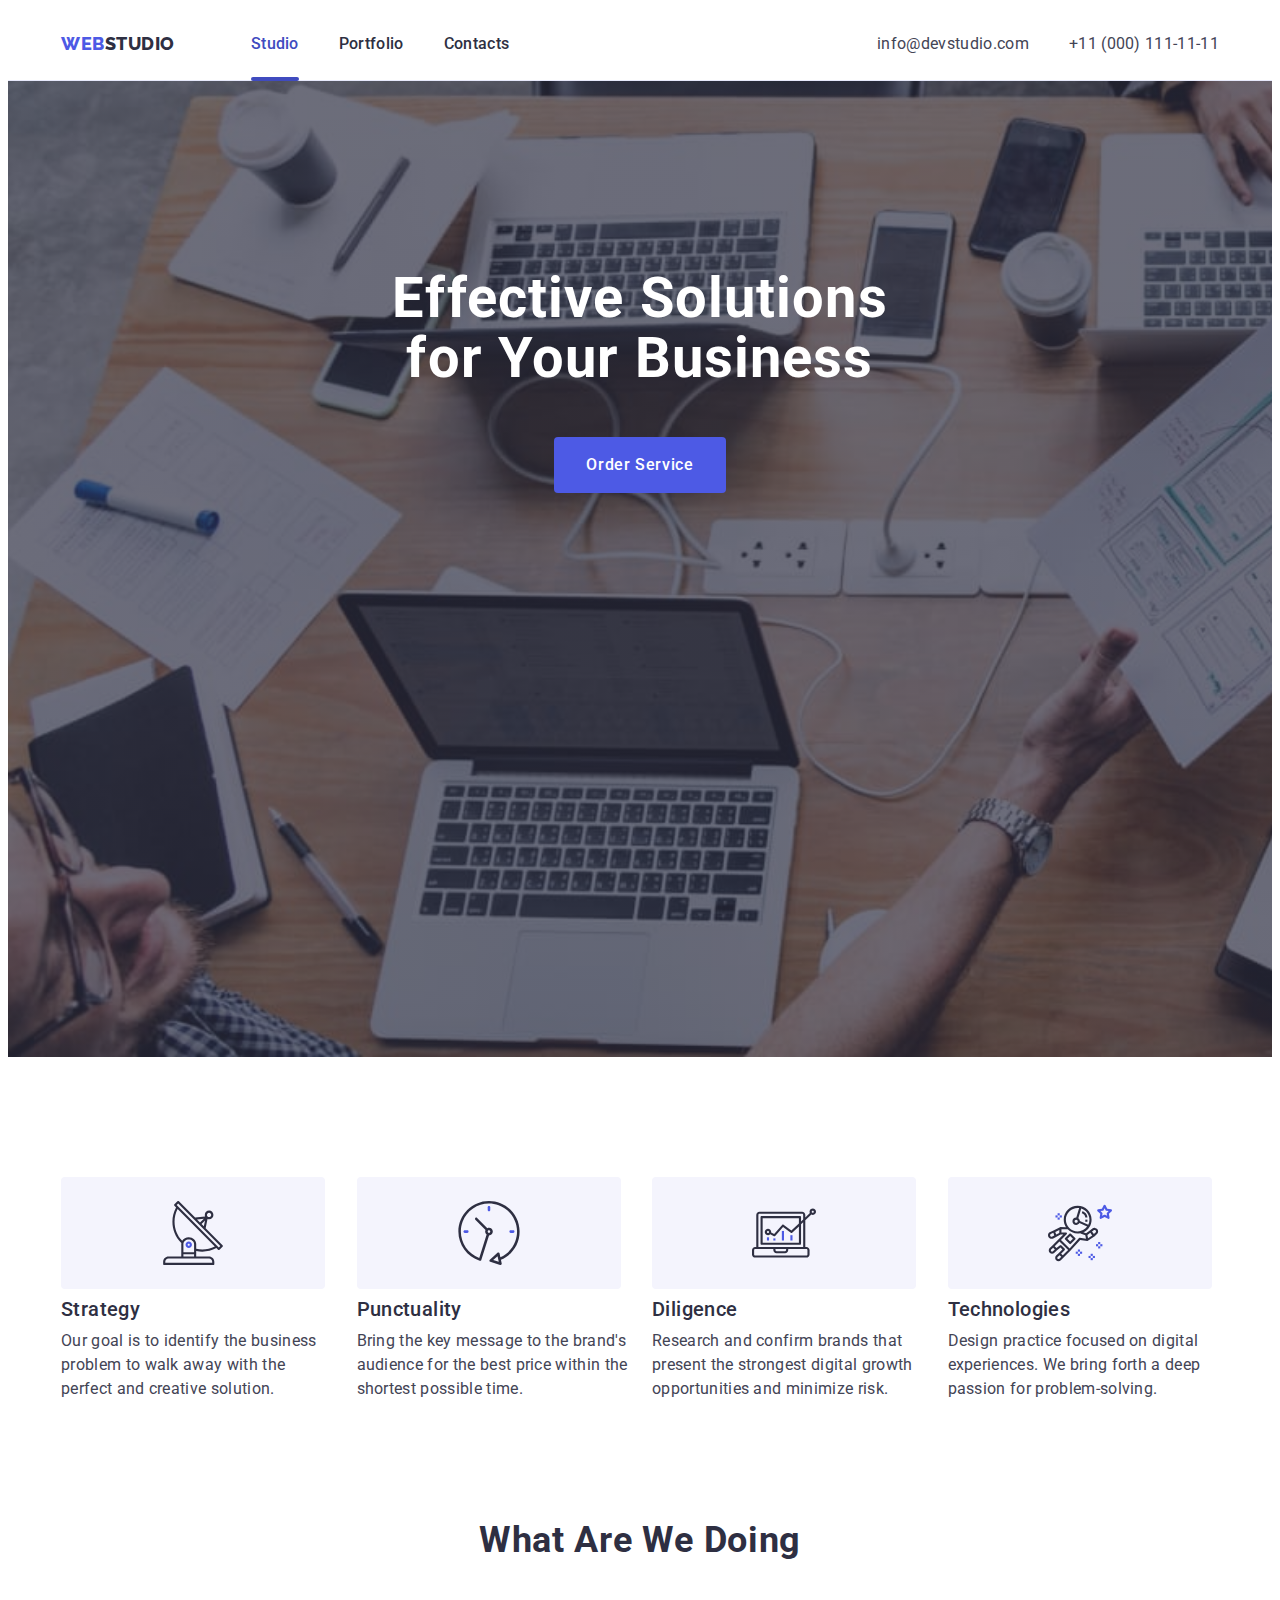
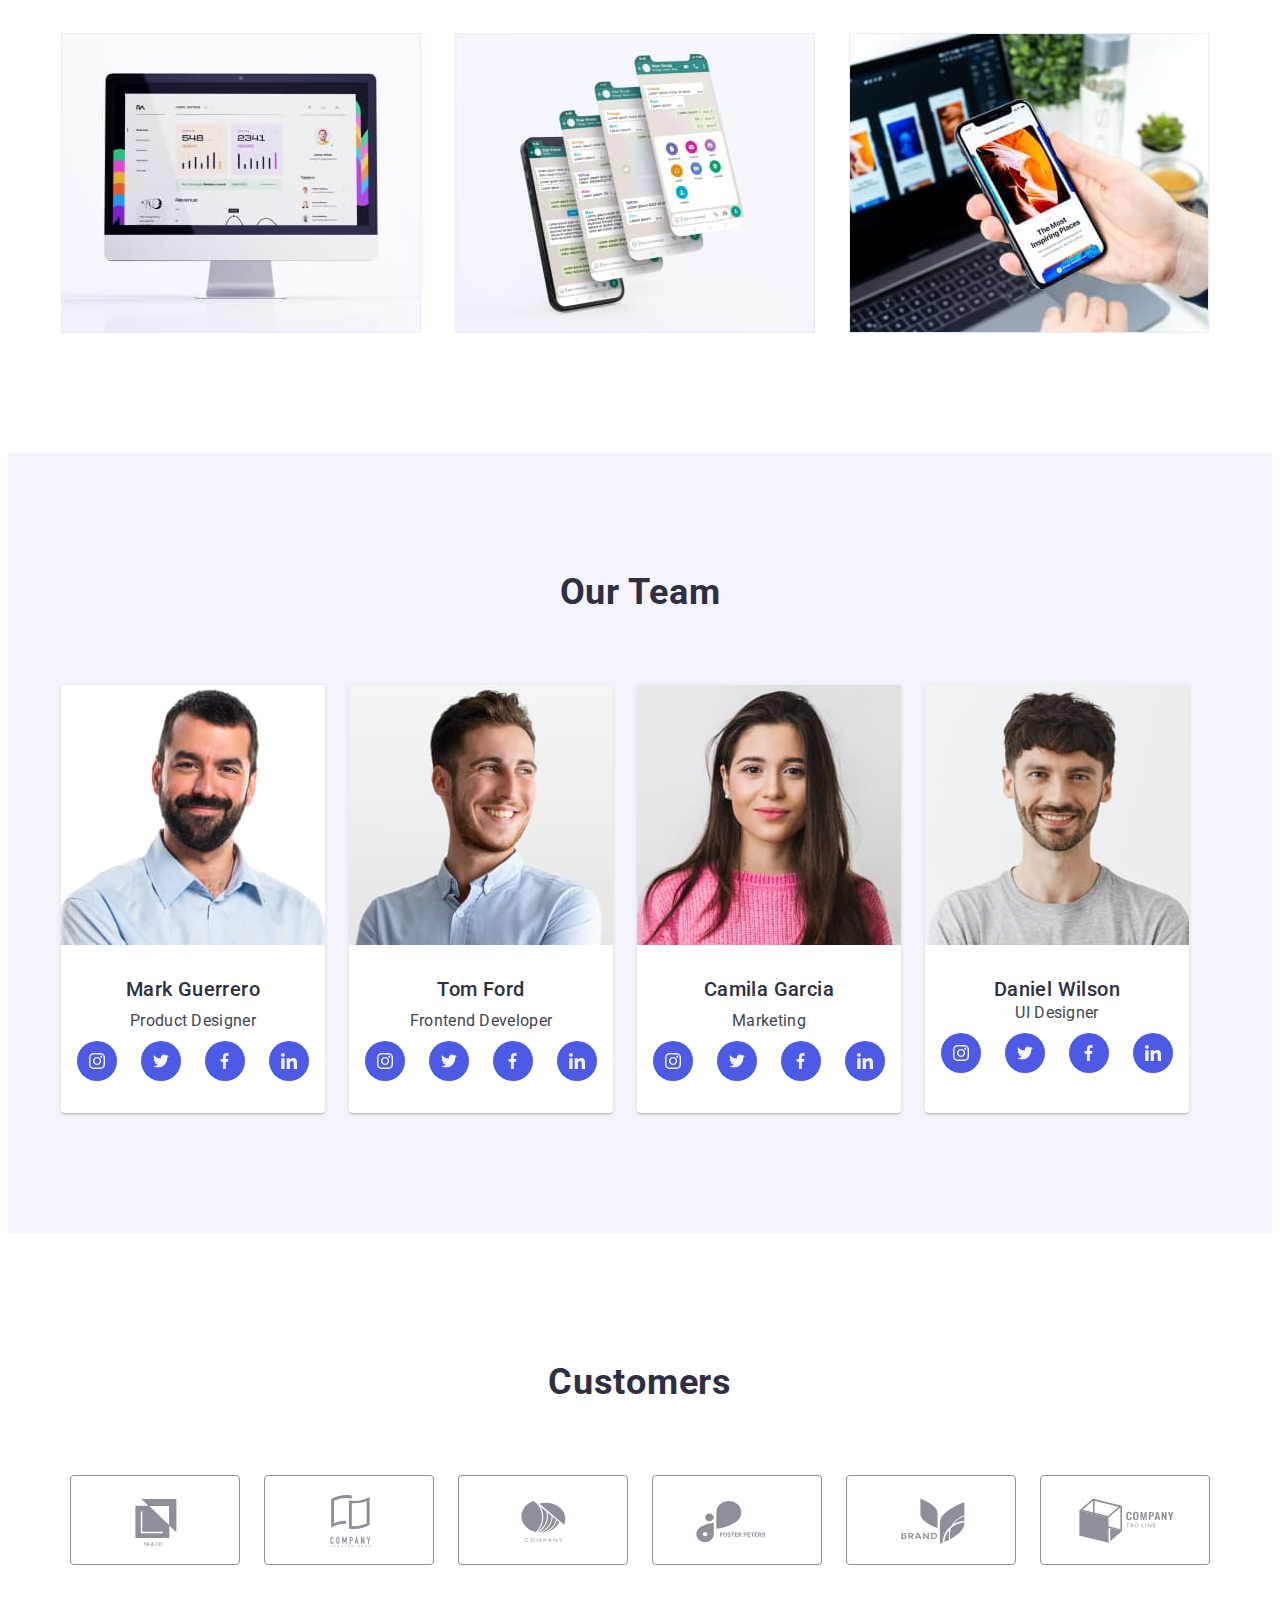
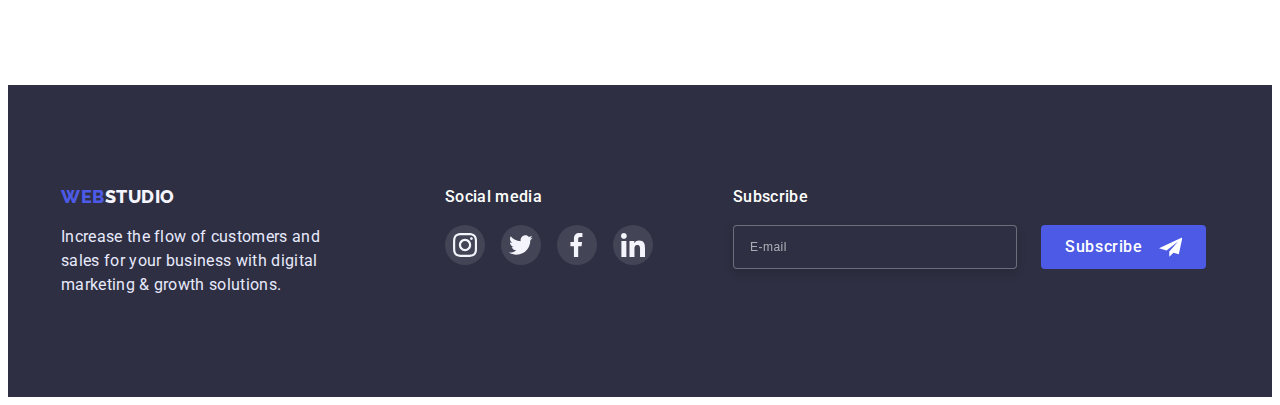
<file: index.html>
<!DOCTYPE html>
<html lang="en">
  <head>
    <meta charset="UTF-8" />
    <meta http-equiv="X-UA-Compatible" content="IE=edge" />
    <meta name="viewport" content="width=device-width, initial-scale=1.0" />
    <title>Studio</title>
    <link rel="preconnect" href="https://fonts.googleapis.com" />
    <link rel="preconnect" href="https://fonts.gstatic.com" crossorigin />
    <link
      href="https://fonts.googleapis.com/css2?family=Raleway:wght@800&family=Roboto:wght@400;500;700;900&display=swap"
      rel="stylesheet"
    />
    <link
      rel="stylesheet"
      href="https://cdnjs.cloudflare.com/ajax/libs/modern-normalize/1.1.0/modern-normalize.min.css"
      integrity="sha512-wpPYUAdjBVSE4KJnH1VR1HeZfpl1ub8YT/NKx4PuQ5NmX2tKuGu6U/JRp5y+Y8XG2tV+wKQpNHVUX03MfMFn9Q=="
      crossorigin="anonymous"
      referrerpolicy="no-referrer"
    />
    <link rel="stylesheet" href="./css/styles.css" />
  </head>
  <body>
    <header class="page-header">
      <div class="container page-header-container">
        <nav class="header-navigation">
          <a class="header-logo" href="./index.html"
            ><span class="accent">Web</span>Studio</a
          >

          <ul class="header-list">
            <li class="header-item list">
              <a class="header-link link current" href="./index.html">Studio</a>
            </li>
            <li class="header-item list">
              <a class="header-link link" href="./portfolio.html">Portfolio</a>
            </li>
            <li class="header-item list">
              <a class="header-link link" href="">Contacts</a>
            </li>
          </ul>
        </nav>
        <address class="address">
          <ul class="box-address list">
            <li class="header-address-list">
              <a class="header-address link" href="mailto:info@devstudio.com"
                >info@devstudio.com</a
              >
            </li>
            <li class="header-address-list">
              <a class="header-address link" href="tel:+110001111111"
                >+11 (000) 111-11-11</a
              >
            </li>
          </ul>
        </address>
      </div>
    </header>
    <main>
      <section class="service">
        <div class="container">
          <h1 class="service-title">Effective Solutions for Your Business</h1>
          <button class="service-button button" type="button" data-modal-open>
            Order Service
          </button>
        </div>
      </section>

      <section class="rules section">
        <div class="container">
          <h2 class="visually-hidden">features</h2>
          <ul class="rules-list list">
            <li class="rules-item">
              <div class="rules-block">
                <svg class="rules-list-icon" width="64" height="64">
                  <use href="./images/sprite.svg#icon-antenna"></use>
                </svg>
              </div>
              <h3 class="rules-title title">Strategy</h3>
              <p class="rules-text">
                Our goal is to identify the business problem to walk away with
                the perfect and creative solution.
              </p>
            </li>
            <li class="rules-item">
              <div class="rules-block">
                <svg class="rules-list-icon" width="64" height="64">
                  <use href="./images/sprite.svg#icon-clock"></use>
                </svg>
              </div>
              <h3 class="rules-title title">Punctuality</h3>
              <p class="rules-text">
                Bring the key message to the brand's audience for the best price
                within the shortest possible time.
              </p>
            </li>
            <li class="rules-item">
              <div class="rules-block">
                <svg class="rules-list-icon" width="64" height="64">
                  <use href="./images/sprite.svg#icon-diagram"></use>
                </svg>
              </div>
              <h3 class="rules-title title">Diligence</h3>
              <p class="rules-text">
                Research and confirm brands that present the strongest digital
                growth opportunities and minimize risk.
              </p>
            </li>
            <li class="rules-item">
              <div class="rules-block">
                <svg class="rules-list-icon" width="64" height="64">
                  <use href="./images/sprite.svg#icon-astronaut"></use>
                </svg>
              </div>
              <h3 class="rules-title title">Technologies</h3>
              <p class="rules-text">
                Design practice focused on digital experiences. We bring forth a
                deep passion for problem-solving.
              </p>
            </li>
          </ul>
        </div>
      </section>

      <section class="presentation section">
        <div class="container">
          <h2 class="presentation-title main-title">What are we doing</h2>
          <ul class="presentation-list list">
            <li class="presentation-item item">
              <img
                class="presentation-image"
                src="./images/Rectangle71.jpg"
                alt="monitor"
                width="360"
              />
            </li>
            <li class="presentation-item item">
              <img
                class="presentation-image"
                src="./images/Rectangle71_1.jpg"
                alt="information"
                width="360"
              />
            </li>
            <li class="presentation-item item">
              <img
                class="presentation-image"
                src="./images/Rectangle71_2.jpg"
                alt="telephone"
                width="360"
              />
            </li>
          </ul>
        </div>
      </section>

      <section class="team section">
        <div class="container">
          <h2 class="team-title main-title">Our Team</h2>
          <ul class="team-list list">
            <li class="team-item">
              <img
                class="team-photo"
                src="./images/img.jpg"
                alt="product designer's photo"
                width="264"
              />
              <div class="team-text">
                <h3 class="team-title-name title">Mark Guerrero</h3>
                <p class="team-about">Product Designer</p>
                <ul class="social-list list">
                  <li class="social-list-item">
                    <a href="" class="social-list-link">
                      <svg class="social-list-icon" width="16" height="16">
                        <use href="./images/sprite.svg#icon-instagram-2"></use>
                      </svg>
                    </a>
                  </li>
                  <li class="social-list-item">
                    <a href="" class="social-list-link">
                      <svg class="social-list-icon" width="16" height="16">
                        <use href="./images/sprite.svg#icon-twitter"></use>
                      </svg>
                    </a>
                  </li>
                  <li class="social-list-item">
                    <a href="" class="social-list-link">
                      <svg class="social-list-icon" width="16" height="16">
                        <use href="./images/sprite.svg#icon-facebook"></use>
                      </svg>
                    </a>
                  </li>
                  <li class="social-list-item">
                    <a href="" class="social-list-link">
                      <svg class="social-list-icon" width="16" height="16">
                        <use href="./images/sprite.svg#icon-linkedin"></use>
                      </svg>
                    </a>
                  </li>
                </ul>
              </div>
            </li>
            <li class="team-item">
              <img
                class="team-photo"
                src="./images/img1.jpg"
                alt="frontend developer photo"
                width="264"
              />
              <div class="team-text">
                <h3 class="team-title-name title">Tom Ford</h3>
                <p class="team-about">Frontend Developer</p>
                <ul class="social-list list">
                  <li class="social-list-item">
                    <a href="" class="social-list-link">
                      <svg class="social-list-icon" width="16" height="16">
                        <use href="./images/sprite.svg#icon-instagram-2"></use>
                      </svg>
                    </a>
                  </li>
                  <li class="social-list-item">
                    <a href="" class="social-list-link">
                      <svg class="social-list-icon" width="16" height="16">
                        <use href="./images/sprite.svg#icon-twitter"></use>
                      </svg>
                    </a>
                  </li>
                  <li class="social-list-item">
                    <a href="" class="social-list-link">
                      <svg class="social-list-icon" width="16" height="16">
                        <use href="./images/sprite.svg#icon-facebook"></use>
                      </svg>
                    </a>
                  </li>
                  <li class="social-list-item">
                    <a href="" class="social-list-link">
                      <svg class="social-list-icon" width="16" height="16">
                        <use href="./images/sprite.svg#icon-linkedin"></use>
                      </svg>
                    </a>
                  </li>
                </ul>
              </div>
            </li>
            <li class="team-item">
              <img
                class="team-photo"
                src="./images/img2.jpg"
                alt="photo of a marketer"
                width="264"
              />
              <div class="team-text">
                <h3 class="team-title-name title">Camila Garcia</h3>
                <p class="team-about">Marketing</p>
                <ul class="social-list list">
                  <li class="social-list-item">
                    <a href="" class="social-list-link">
                      <svg class="social-list-icon" width="16" height="16">
                        <use href="./images/sprite.svg#icon-instagram-2"></use>
                      </svg>
                    </a>
                  </li>
                  <li class="social-list-item">
                    <a href="" class="social-list-link">
                      <svg class="social-list-icon" width="16" height="16">
                        <use href="./images/sprite.svg#icon-twitter"></use>
                      </svg>
                    </a>
                  </li>
                  <li class="social-list-item">
                    <a href="" class="social-list-link">
                      <svg class="social-list-icon" width="16" height="16">
                        <use href="./images/sprite.svg#icon-facebook"></use>
                      </svg>
                    </a>
                  </li>
                  <li class="social-list-item">
                    <a href="" class="social-list-link">
                      <svg class="social-list-icon" width="16" height="16">
                        <use href="./images/sprite.svg#icon-linkedin"></use>
                      </svg>
                    </a>
                  </li>
                </ul>
              </div>
            </li>
            <li class="team-item">
              <img
                class="team-photo"
                src="./images/img3.jpg"
                alt="designer's photo"
                width="264"
              />
              <div class="team-text">
                <h3 class="team-title-name">Daniel Wilson</h3>
                <p class="team-about">UI Designer</p>
                <ul class="social-list list">
                  <li class="social-list-item">
                    <a href="" class="social-list-link">
                      <svg class="social-list-icon" width="16" height="16">
                        <use href="./images/sprite.svg#icon-instagram-2"></use>
                      </svg>
                    </a>
                  </li>
                  <li class="social-list-item">
                    <a href="" class="social-list-link">
                      <svg class="social-list-icon" width="16" height="16">
                        <use href="./images/sprite.svg#icon-twitter"></use>
                      </svg>
                    </a>
                  </li>
                  <li class="social-list-item">
                    <a href="" class="social-list-link">
                      <svg class="social-list-icon" width="16" height="16">
                        <use href="./images/sprite.svg#icon-facebook"></use>
                      </svg>
                    </a>
                  </li>
                  <li class="social-list-item">
                    <a href="" class="social-list-link">
                      <svg class="social-list-icon" width="16" height="16">
                        <use href="./images/sprite.svg#icon-linkedin"></use>
                      </svg>
                    </a>
                  </li>
                </ul>
              </div>
            </li>
          </ul>
        </div>
      </section>
      <section class="customers section">
        <div class="container">
          <h2 class="customers-title">Customers</h2>
          <ul class="customers-list list">
            <li class="customers-item">
              <a href="" class="customers-link">
                <svg class="customers-link-icon" width="104" height="56">
                  <use href="./images/sprite.svg#icon-ya-and-co"></use>
                </svg>
              </a>
            </li>
            <li class="customers-item">
              <a href="" class="customers-link">
                <svg class="customers-link-icon" width="104" height="56">
                  <use href="./images/sprite.svg#icon-company"></use>
                </svg>
              </a>
            </li>
            <li class="customers-item">
              <a href="" class="customers-link">
                <svg class="customers-link-icon" width="104" height="56">
                  <use href="./images/sprite.svg#icon-company2"></use>
                </svg>
              </a>
            </li>
            <li class="customers-item">
              <a href="" class="customers-link">
                <svg class="customers-link-icon" width="104" height="56">
                  <use href="./images/sprite.svg#icon-foster-peters"></use>
                </svg>
              </a>
            </li>
            <li class="customers-item">
              <a href="" class="customers-link">
                <svg class="customers-link-icon" width="104" height="56">
                  <use href="./images/sprite.svg#icon-brand"></use>
                </svg>
              </a>
            </li>
            <li class="customers-item">
              <a href="" class="customers-link">
                <svg class="customers-link-icon" width="104" height="56">
                  <use href="./images/sprite.svg#icon-tag-line"></use>
                </svg>
              </a>
            </li>
          </ul>
        </div>
      </section>
    </main>
    <footer class="footer">
      <div class="footer-container container">
        <div class="container-logo">
          <a class="footer-logo link" href="./index.html"
            ><span class="accent">Web</span>Studio</a
          >
          <p class="footer-text">
            Increase the flow of customers and sales for your business with
            digital marketing & growth solutions.
          </p>
        </div>
        <div class="container-social">
          <h2 class="footer-title">Social media</h2>
          <ul class="footer-list list">
            <li class="footer-list-item">
              <a href="" class="footer-list-link">
                <svg class="footer-list-icon" width="24" height="24">
                  <use href="./images/sprite.svg#icon-instagram-2"></use>
                </svg>
              </a>
            </li>
            <li class="footer-list-item">
              <a href="" class="footer-list-link">
                <svg class="footer-list-icon" width="24" height="24">
                  <use href="./images/sprite.svg#icon-twitter"></use>
                </svg>
              </a>
            </li>
            <li class="footer-list-item">
              <a href="" class="footer-list-link">
                <svg class="footer-list-icon" width="24" height="24">
                  <use href="./images/sprite.svg#icon-facebook"></use>
                </svg>
              </a>
            </li>
            <li class="footer-list-item">
              <a href="" class="footer-list-link">
                <svg class="footer-list-icon" width="24" height="24">
                  <use href="./images/sprite.svg#icon-linkedin"></use>
                </svg>
              </a>
            </li>
          </ul>
        </div>
        <div class="container-subscribe">
          <form class="form-subscribe">
            <p class="text-subscribe">Subscribe</p>
            <div class="subscribe-message">
              <label class="subscribe-field">
                <input
                  type="email"
                  name="user-email"
                  class="email-form-input"
                  required
                  placeholder="E-mail"
                />
              </label>
              <button type="submit" class="subscribe-button button">
                Subscribe
                <svg class="telegram-vector" width="24" height="20">
                  <use href="./images/sprite.svg#icon-telegram"></use>
                </svg>
              </button>
            </div>
          </form>
        </div>
      </div>
    </footer>
    <div class="backdrop is-hidden" data-modal>
      <div class="modal">
        <button type="button" class="modal-close-button" data-modal-close>
          <svg class="modal-close-button-vector" width="8" height="8">
            <use href="./images/sprite.svg#icon-close-vector"></use>
          </svg>
        </button>
        <form class="modal-form">
          <p class="modal-text">
            Leave your contacts and we will call you back
          </p>
          <label class="modal-form-field">
            <span class="modal-form-input-descr-name"> Name </span>
            <span class="modal-form-input-wrapper">
              <input
                type="text"
                name="user-name"
                class="modal-form-input"
                required
                pattern="[a-zA-Zа-яА-Я]+$"
                minlength="2"
              />
              <svg class="modal-form-input-icon" width="12" height="12">
                <use href="./images/sprite.svg#icon-name"></use>
              </svg>
            </span>
          </label>
          <label class="modal-form-field">
            <span class="modal-form-input-descr"> Phone </span>
            <span class="modal-form-input-wrapper">
              <input
                type="tel"
                name="user-phone-number"
                class="modal-form-input"
                required
                pattern="[0-9]{3}-[0-9]{3}-[0-9]{2}-[0-9]{2}"
                title="xxx-xxx-xx-xx"
              />
              <svg class="modal-form-input-icon" width="13" height="13">
                <use href="./images/sprite.svg#icon-phone"></use>
              </svg>
            </span>
          </label>
          <label class="modal-form-field">
            <span class="modal-form-input-descr"> Email </span>
            <span class="modal-form-input-wrapper">
              <input
                type="email"
                name="user-email"
                class="modal-form-input"
                required
              />
              <svg class="modal-form-input-icon" width="15" height="12">
                <use href="./images/sprite.svg#icon-email"></use>
              </svg>
            </span>
          </label>
          <label class="modal-form-field-message">
            <span class="modal-form-input-descr"> Comment </span>
            <textarea
              name="user-message"
              class="modal-form-message"
              placeholder="Text input"
            ></textarea>
          </label>
          <input
            id="user-policy"
            type="checkbox"
            name="user-policy"
            class="modal-form-check visually-hidden"
          />
          <label for="user-policy" class="modal-form-check-desc"
            >I accept the terms and conditions of the&nbsp;
            <a class="user-policy-link" href="">Privacy Policy</a></label
          >
          <button type="submit" class="modal-form-submit button">Send</button>
        </form>
      </div>
    </div>
    <script src="./js/modal.js"></script>
  </body>
</html>
</file>
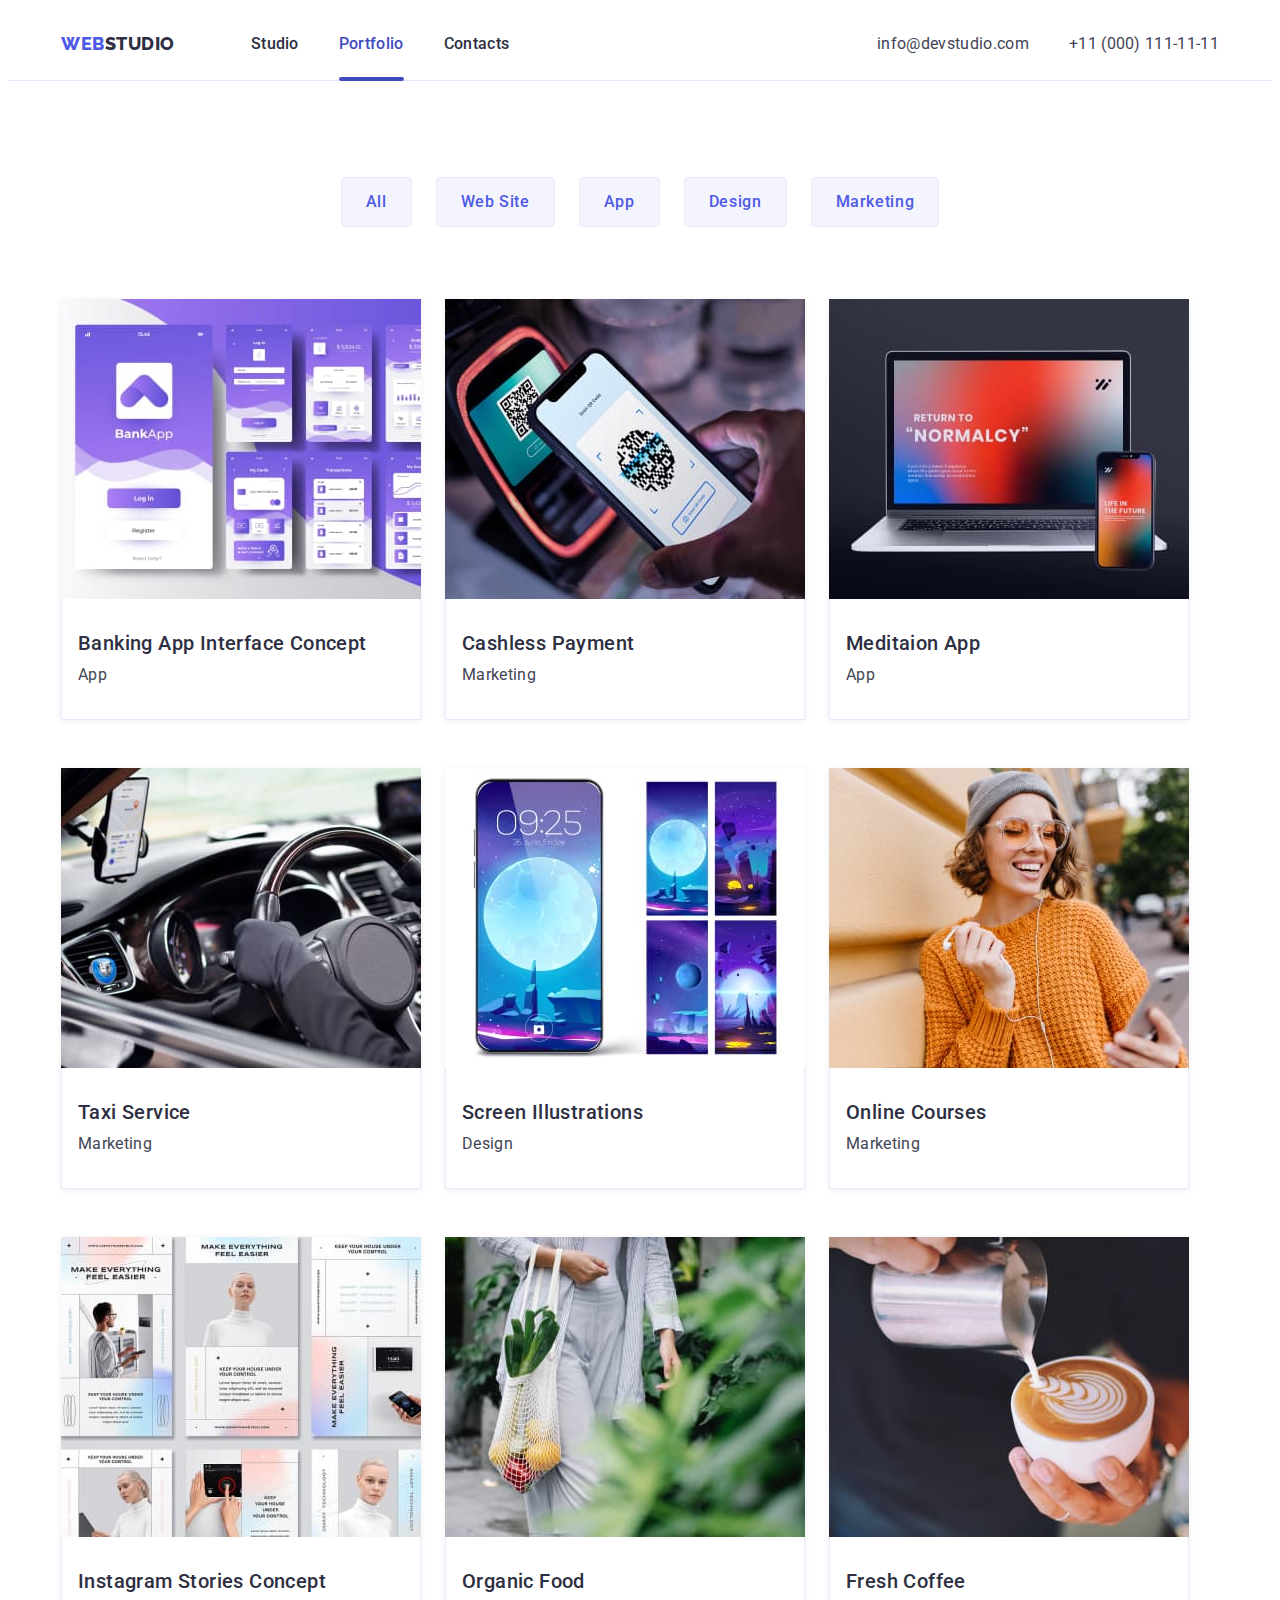
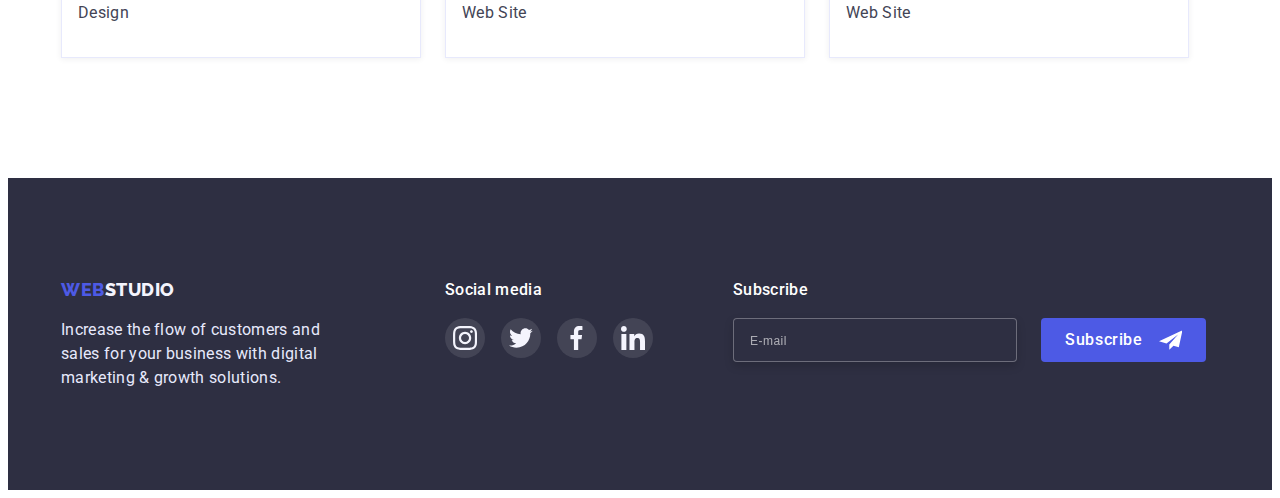
<file: portfolio.html>
<!DOCTYPE html>
<html lang="en">
  <head>
    <meta charset="UTF-8" />
    <meta http-equiv="X-UA-Compatible" content="IE=edge" />
    <meta name="viewport" content="width=device-width, initial-scale=1.0" />
    <title>Portfolio</title>
    <link rel="preconnect" href="https://fonts.googleapis.com" />
    <link rel="preconnect" href="https://fonts.gstatic.com" crossorigin />
    <link
      href="https://fonts.googleapis.com/css2?family=Raleway:wght@800&family=Roboto:wght@400;500;700;900&display=swap"
      rel="stylesheet"
    />
    <link
      rel="stylesheet"
      href="https://cdnjs.cloudflare.com/ajax/libs/modern-normalize/1.1.0/modern-normalize.min.css"
      integrity="sha512-wpPYUAdjBVSE4KJnH1VR1HeZfpl1ub8YT/NKx4PuQ5NmX2tKuGu6U/JRp5y+Y8XG2tV+wKQpNHVUX03MfMFn9Q=="
      crossorigin="anonymous"
      referrerpolicy="no-referrer"
    />
    <link rel="stylesheet" href="./css/styles.css" />
  </head>
  <body>
    <header class="page-header">
      <div class="container page-header-container">
        <nav class="header-navigation">
          <a class="header-logo" href="./index.html"
            ><span class="accent">Web</span>Studio</a
          >

          <ul class="header-list">
            <li class="header-item list">
              <a class="header-link link" href="./index.html">Studio</a>
            </li>
            <li class="header-item list">
              <a class="header-link link current" href="./portfolio.html"
                >Portfolio</a
              >
            </li>
            <li class="header-item list">
              <a class="header-link link" href="">Contacts</a>
            </li>
          </ul>
        </nav>
        <address class="address">
          <ul class="box-address list">
            <li class="header-address-list">
              <a class="header-address link" href="mailto:info@devstudio.com"
                >info@devstudio.com</a
              >
            </li>
            <li class="header-address-list">
              <a class="header-address link" href="tel:+110001111111"
                >+11 (000) 111-11-11</a
              >
            </li>
          </ul>
        </address>
      </div>
    </header>
    <main>
      <section class="portfolio section">
        <div class="container">
          <h1 class="visually-hidden">Portfolio</h1>
          <ul class="portfolio-list-button list main-title">
            <li class="portfolio-item">
              <button class="portfolio-button button" type="button">All</button>
            </li>
            <li class="portfolio-item">
              <button class="portfolio-button button" type="button">
                Web Site
              </button>
            </li>
            <li class="portfolio-item">
              <button class="portfolio-button button" type="button">App</button>
            </li>
            <li class="portfolio-item">
              <button class="portfolio-button button" type="button">
                Design
              </button>
            </li>
            <li class="portfolio-item">
              <button class="portfolio-button button" type="button">
                Marketing
              </button>
            </li>
          </ul>

          <ul class="portfolio-list-img list">
            <li class="portfolio-item-img item">
              <a class="portfolio-link link" href="#">
                <div class="portfolio-wrapper">
                  <img
                    class="portfolio-img"
                    src="./images/app.jpg"
                    alt="app"
                    width="360"
                  />
                  <p class="overlay">
                    14 Stylish and User-Friendly App Design Concepts · Task
                    Manager App · Calorie Tracker App · Exotic Fruit Ecommerce
                    App · Cloud Storage App
                  </p>
                </div>
                <div class="portfolio-about">
                  <h2 class="portfolio-title title">
                    Banking App Interface Concept
                  </h2>
                  <p class="portfolio-text">App</p>
                </div>
              </a>
            </li>
            <li class="portfolio-item-img item">
              <a class="portfolio-link link" href="#">
                <div class="portfolio-wrapper">
                  <img
                    class="portfolio-img"
                    src="./images/payment.jpg"
                    alt="payment"
                    width="360"
                  />
                  <p class="overlay">
                    14 Stylish and User-Friendly App Design Concepts · Task
                    Manager App · Calorie Tracker App · Exotic Fruit Ecommerce
                    App · Cloud Storage App
                  </p>
                </div>
                <div class="portfolio-about">
                  <h2 class="portfolio-title title">Cashless Payment</h2>
                  <p class="portfolio-text">Marketing</p>
                </div>
              </a>
            </li>
            <li class="portfolio-item-img item">
              <a class="portfolio-link link" href="#">
                <div class="portfolio-wrapper">
                  <img
                    class="portfolio-img"
                    src="./images/meditaion_app.jpg"
                    alt="meditaion app"
                    width="360"
                  />
                  <p class="overlay">
                    14 Stylish and User-Friendly App Design Concepts · Task
                    Manager App · Calorie Tracker App · Exotic Fruit Ecommerce
                    App · Cloud Storage App
                  </p>
                </div>
                <div class="portfolio-about">
                  <h2 class="portfolio-title title">Meditaion App</h2>
                  <p class="portfolio-text">App</p>
                </div>
              </a>
            </li>
            <li class="portfolio-item-img item">
              <a class="portfolio-link link" href="#">
                <div class="portfolio-wrapper">
                  <img
                    class="portfolio-img"
                    src="./images/taxi_service.jpg"
                    alt="taxi service"
                    width="360"
                  />
                  <p class="overlay">
                    14 Stylish and User-Friendly App Design Concepts · Task
                    Manager App · Calorie Tracker App · Exotic Fruit Ecommerce
                    App · Cloud Storage App
                  </p>
                </div>
                <div class="portfolio-about">
                  <h2 class="portfolio-title title">Taxi Service</h2>
                  <p class="portfolio-text">Marketing</p>
                </div>
              </a>
            </li>
            <li class="portfolio-item-img item">
              <a class="portfolio-link link" href="#">
                <div class="portfolio-wrapper">
                  <img
                    class="portfolio-img"
                    src="./images/screen.jpg"
                    alt="screen"
                    width="360"
                  />
                  <p class="overlay">
                    14 Stylish and User-Friendly App Design Concepts · Task
                    Manager App · Calorie Tracker App · Exotic Fruit Ecommerce
                    App · Cloud Storage App
                  </p>
                </div>
                <div class="portfolio-about">
                  <h2 class="portfolio-title title">Screen Illustrations</h2>
                  <p class="portfolio-text">Design</p>
                </div>
              </a>
            </li>
            <li class="portfolio-item-img item">
              <a class="portfolio-link link" href="#">
                <div class="portfolio-wrapper">
                  <img
                    class="portfolio-img"
                    src="./images/Online_courses.jpg"
                    alt="Online courses"
                    width="360"
                  />
                  <p class="overlay">
                    14 Stylish and User-Friendly App Design Concepts · Task
                    Manager App · Calorie Tracker App · Exotic Fruit Ecommerce
                    App · Cloud Storage App
                  </p>
                </div>
                <div class="portfolio-about">
                  <h2 class="portfolio-title title">Online Courses</h2>
                  <p class="portfolio-text">Marketing</p>
                </div>
              </a>
            </li>
            <li class="portfolio-item-img item">
              <a class="portfolio-link link" href="#">
                <div class="portfolio-wrapper">
                  <img
                    class="portfolio-img"
                    src="./images/instagram_stories.jpg"
                    alt="instagram"
                    width="360"
                  />
                  <p class="overlay">
                    14 Stylish and User-Friendly App Design Concepts · Task
                    Manager App · Calorie Tracker App · Exotic Fruit Ecommerce
                    App · Cloud Storage App
                  </p>
                </div>
                <div class="portfolio-about">
                  <h2 class="portfolio-title title">
                    Instagram Stories Concept
                  </h2>
                  <p class="portfolio-text">Design</p>
                </div>
              </a>
            </li>
            <li class="portfolio-item-img item">
              <a class="portfolio-link link" href="#">
                <div class="portfolio-wrapper">
                  <img
                    class="portfolio-img"
                    src="./images/organic_food.jpg"
                    alt="food"
                    width="360"
                  />
                  <p class="overlay">
                    14 Stylish and User-Friendly App Design Concepts · Task
                    Manager App · Calorie Tracker App · Exotic Fruit Ecommerce
                    App · Cloud Storage App
                  </p>
                </div>
                <div class="portfolio-about">
                  <h2 class="portfolio-title title">Organic Food</h2>
                  <p class="portfolio-text">Web Site</p>
                </div>
              </a>
            </li>
            <li class="portfolio-item-img item">
              <a class="portfolio-link link" href="#">
                <div class="portfolio-wrapper">
                  <img
                    class="portfolio-img"
                    src="./images/coffee.jpg"
                    alt="coffee"
                    width="360"
                  />
                  <p class="overlay">
                    14 Stylish and User-Friendly App Design Concepts · Task
                    Manager App · Calorie Tracker App · Exotic Fruit Ecommerce
                    App · Cloud Storage App
                  </p>
                </div>
                <div class="portfolio-about">
                  <h2 class="portfolio-title title">Fresh Coffee</h2>
                  <p class="portfolio-text">Web Site</p>
                </div>
              </a>
            </li>
          </ul>
        </div>
      </section>
    </main>
    <footer class="footer">
      <div class="footer-container container">
        <div class="container-logo">
          <a class="footer-logo link" href="./index.html"
            ><span class="accent">Web</span>Studio</a
          >
          <p class="footer-text">
            Increase the flow of customers and sales for your business with
            digital marketing & growth solutions.
          </p>
        </div>
        <div class="container-social">
          <h2 class="footer-title">Social media</h2>
          <ul class="footer-list list">
            <li class="footer-list-item">
              <a href="" class="footer-list-link">
                <svg class="footer-list-icon" width="24" height="24">
                  <use href="./images/sprite.svg#icon-instagram-2"></use>
                </svg>
              </a>
            </li>
            <li class="footer-list-item">
              <a href="" class="footer-list-link">
                <svg class="footer-list-icon" width="24" height="24">
                  <use href="./images/sprite.svg#icon-twitter"></use>
                </svg>
              </a>
            </li>
            <li class="footer-list-item">
              <a href="" class="footer-list-link">
                <svg class="footer-list-icon" width="24" height="24">
                  <use href="./images/sprite.svg#icon-facebook"></use>
                </svg>
              </a>
            </li>
            <li class="footer-list-item">
              <a href="" class="footer-list-link">
                <svg class="footer-list-icon" width="24" height="24">
                  <use href="./images/sprite.svg#icon-linkedin"></use>
                </svg>
              </a>
            </li>
          </ul>
        </div>
        <div class="container-subscribe">
          <form class="form-subscribe">
            <p class="text-subscribe">Subscribe</p>
            <div class="subscribe-message">
              <label class="subscribe-field">
                <input
                  type="email"
                  name="user-email"
                  class="email-form-input"
                  required
                  placeholder="E-mail"
                />
              </label>
              <button type="submit" class="subscribe-button button">
                Subscribe
                <svg class="telegram-vector" width="24" height="20">
                  <use href="./images/sprite.svg#icon-telegram"></use>
                </svg>
              </button>
            </div>
          </form>
        </div>
      </div>
    </footer>
  </body>
</html>
</file>
<file: css/styles.css>
:root {
  --primary-text-color: #434455;
  --title-text-color: #2e2f42;
  --main-button-color: #f4f4fd;
  --second-button-color: #4d5ae5;
  --accent-color: #404bbf;
  --transition-duration-and-func: 250ms cubic-bezier(0.4, 0, 0.2, 1);
}

p,
h1,
h2,
h3,
h4 {
  margin: 0;
}

ul {
  margin: 0;
  padding-left: 0;
}

img {
  display: block;
  max-width: 100%;
  height: auto;
}

body {
  font-family: "Roboto", sans-serif;
  color: var(--primary-text-color);
}

.container {
  width: 1158px;
  padding-left: 15px;
  padding-right: 15px;
  margin: 0 auto;
  /* outline: 2px solid red; */
}

.link {
  text-decoration: none;
}

.list {
  list-style: none;
  column-gap: 24px;
}

.button {
  font-family: inherit;
  font-weight: 500;
  font-size: 16px;
  line-height: 1.5;
  letter-spacing: 0.04em;
  cursor: pointer;
}

.main-title {
  margin-bottom: 72px;
}

.title {
  margin-bottom: 8px;
}

.visually-hidden {
  position: absolute;
  white-space: nowrap;
  width: 1px;
  height: 1px;
  overflow: hidden;
  border: 0;
  padding: 0;
  clip: rect(0 0 0 0);
  clip-path: inset(50%);
  margin: -1px;
}
/*------------------- HEADER----------------- */
.page-header-container {
  display: flex;
  align-items: center;
  justify-content: space-between;
}

.header-navigation {
  display: flex;
  align-items: center;
}

.page-header {
  padding-top: 24px;
  padding-bottom: 24px;
  border-bottom: 1px solid #e7e9fc;
}

.header-link:hover,
.header-link:focus,
.header-link:after,
.header-link.current {
  color: var(--accent-color);
}

.current {
  position: relative;
  padding-bottom: 24px;
}

.current::after {
  position: absolute;
  left: 0;
  bottom: -4px;
  content: "";
  width: 100%;
  height: 4px;
  background: var(--accent-color);
  border-radius: 2px;
}
/* .header-link:hover::after,
.header-link:focus::after { */

.header-logo {
  font-family: "Raleway", sans-serif;
  font-weight: 800;
  font-size: 18px;
  line-height: 1.33;
  letter-spacing: 0.03em;
  text-transform: uppercase;
  text-decoration: none;
  color: var(--title-text-color);
  margin-right: 76px;
}

.accent {
  color: #4d5ae5;
}

.header-list {
  display: flex;
  /* margin-right: 332px; */
}

.header-item:not(:last-child) {
  margin-right: 40px;
}

.header-link {
  font-weight: 500;
  font-size: 16px;
  line-height: 1.5;
  letter-spacing: 0.02em;
  color: var(--title-text-color);
  transition: color var(--transition-duration-and-func);
}

/* .header-link:is(:hover, :focus) {
  color: var(--accent-color);
} */

.box-address {
  display: flex;
  margin-left: auto;
  gap: 40px;
}

.header-address {
  color: var(--primary-text-color);
  font-style: normal;
  font-size: 16px;
  line-height: 1.5;
  letter-spacing: 0.02em;
  transition: color var(--transition-duration-and-func),
    border var(--transition-duration-and-func);
}

.header-address:is(:hover, :focus) {
  color: var(--accent-color);
  border: 1px solid var(--accent-color);
  border: none;
}
/*------------------- HEADER----------------- */

/*------------------- SERVICE----------------- */
.service {
  text-align: center;
  padding-top: 188px;
  padding-bottom: 188px;
  background-image: linear-gradient(
      rgba(46, 47, 66, 0.7),
      rgba(46, 47, 66, 0.7)
    ),
    url(../images/people-office.jpg);
  background-color: #2e2f42;
  max-width: 1440px;
  height: 600px;
  margin-left: auto;
  margin-right: auto;
  background-size: cover;
}

.service-title {
  width: 500px;
  text-align: center;
  color: #ffffff;
  margin: 0 auto 48px;
  font-weight: 700;
  font-size: 56px;
  line-height: 1.07;
  letter-spacing: 0.02em;
}

.service-button:is(:hover, :focus) {
  background-color: var(--accent-color);
  box-shadow: 0px 4px 4px rgba(0, 0, 0, 0.15);
}

.service-button {
  padding: 16px 32px;
  border-radius: 4px;
  color: #ffffff;
  background-color: var(--second-button-color);
  border: none;
  margin-top: 0;
  transition: background-color var(--transition-duration-and-func),
    box-shadow var(--transition-duration-and-func);
  /* display: block; */
  /* text-align: center; */
  /* border-color: #2e2f42; */
}

/*------------------- SERVICE----------------- */

/*------------------- RULES----------------- */
.rules {
  padding-top: 120px;
  padding-bottom: 120px;
}

.rules-list {
  display: flex;
  /* flex-wrap: wrap; */
  /* justify-content: space-between; */
}

/* .rules-item:not(:last-child) {
  margin-right: 24px;
} */

.rules-item {
  flex-basis: calc((100% - 72px) / 4);
}

.rules-item {
  width: 264px;
}

.rules-block {
  display: flex;
  justify-content: center;
  align-items: center;
  width: 264px;
  height: 112px;
  background: #f4f4fd;
  border-radius: 4px;
  gap: 24px;
  margin-bottom: 8px;
}

.rules-title {
  font-weight: 500;
  font-size: 20px;
  line-height: 1.2;
  letter-spacing: 0.02em;
  color: var(--title-text-color);
}

.rules-text {
  font-weight: 400;
  font-size: 16px;
  line-height: 1.5;
  letter-spacing: 0.02em;
}
/*------------------- RULES----------------- */
/*------------------- PRESENTATION----------------- */
.presentation {
  padding-bottom: 120px;
}

.presentation-list {
  display: flex;
  flex-wrap: wrap;
}

.presentation-item {
  flex-basis: calc((100% - 48px) / 3);
}

.presentation-title {
  font-weight: 700;
  font-size: 36px;
  line-height: 1.11;
  text-align: center;
  letter-spacing: 0.02em;
  text-transform: capitalize;
  color: var(--title-text-color);
}

/*------------------- PRESENTATION----------------- */
/*------------------- TEAM----------------- */
.team {
  background: #f4f4fd;
  padding-top: 120px;
  padding-bottom: 120px;
}

.team-list {
  display: flex;
  flex-wrap: wrap;
  column-gap: 24px;
  flex-basis: calc((100% - 72px) / 4);
}

.team-item {
  background: #ffffff;
  box-shadow: 0px 1px 6px rgba(46, 47, 66, 0.08),
    0px 1px 1px rgba(46, 47, 66, 0.16), 0px 2px 1px rgba(46, 47, 66, 0.08);
  border-radius: 0px 0px 4px 4px;
}

.team-title {
  font-weight: 700;
  font-size: 36px;
  line-height: 1.11;
  text-align: center;
  letter-spacing: 0.02em;
  text-transform: capitalize;
  color: var(--title-text-color);
  margin-bottom: 72px;
}

.team-text {
  padding-top: 32px;
  padding-bottom: 32px;
}

.team-title-name {
  font-weight: 500;
  font-size: 20px;
  line-height: 1.2;
  letter-spacing: 0.02em;
  color: var(--title-text-color);
  text-align: center;
}

.team-about {
  font-weight: 400;
  font-size: 16px;
  line-height: 1.5;
  letter-spacing: 0.02em;
  text-align: center;
}

.social-list {
  display: flex;
  justify-content: center;
  gap: 24px;
  margin-top: 8px;
}

.social-list-link:hover,
.social-list-link:focus {
  background-color: #404bbf;
}

.social-list-link {
  display: flex;
  justify-content: center;
  align-items: center;
  width: 40px;
  height: 40px;
  border-radius: 50%;
  background-color: #4d5ae5;
  transition: background-color var(--transition-duration-and-func);
}

.social-list-icon {
  fill: #f4f4fd;
}
/*------------------- TEAM----------------- */
/*------------------- CUSTOMERS----------------- */
.customers {
  padding-top: 130px;
  padding-bottom: 120px;
}

.customers-title {
  font-weight: 700;
  font-size: 36px;
  line-height: 1.11;
  text-align: center;
  letter-spacing: 0.02em;
  text-transform: capitalize;
  color: var(--title-text-color);
  margin-bottom: 72px;
}

.customers-list {
  display: flex;
  gap: 24px;
  justify-content: center;
}

/* .customers-link-icon:hover,
.customers-link-icon:focus {
  fill: #404bbf;
} */

.customers-link:hover,
.customers-link:focus {
  border: 1px solid #404bbf;
  color: #404bbf;
}

.customers-link {
  display: flex;
  justify-content: center;
  align-items: center;
  width: 168px;
  height: 88px;
  border: 1px solid #8e8f99;
  border-radius: 4px;
  color: #8e8f99;
  transition: color var(--transition-duration-and-func);
}

.customers-link-icon {
  fill: currentColor;
}
/*------------------- CUSTOMERS----------------- */
/*------------------- PORTFOLIO----------------- */
.portfolio {
  padding-top: 96px;
  padding-bottom: 120px;
}

.portfolio-list-button {
  display: flex;
  flex-wrap: wrap;
  justify-content: center;
}

/* .portfolio-item-img:not(:nth-last-child(-n + 3)) {
  margin-bottom: 48px;
} */

.potfolio-item:not(:nth-child(5n)) {
  margin-right: 24px;
}

.portfolio-button {
  padding: 12px 24px;
  border: 1px solid #e7e9fc;
  border-radius: 4px;
  color: #4d5ae5;
  background-color: var(--main-button-color);
  border: 1px solid #e7e9fc;
  transition: color var(--transition-duration-and-func),
    background-color var(--transition-duration-and-func),
    box-shadow var(--transition-duration-and-func);
}

.portfolio-button:is(:hover, :focus) {
  color: #ffffff;
  background-color: var(--accent-color);
  box-shadow: 0px 3px 1px rgba(0, 0, 0, 0.1), 0px 2px 1px rgba(0, 0, 0, 0.08),
    0px 2px 2px rgba(0, 0, 0, 0.12);
  border-radius: 4px;
}

.portfolio-list-img {
  display: flex;
  flex-wrap: wrap;
  row-gap: 48px;
  /* justify-content: space-between; */
}

.portfolio-item-img {
  box-shadow: 0px 1px 6px rgba(46, 47, 66, 0.08);
  transition: box-shadow var(--transition-duration-and-func);
}

.portfolio-item-img:hover {
  box-shadow: 0px 1px 6px rgba(46, 47, 66, 0.08),
    0px 1px 1px rgba(46, 47, 66, 0.16), 0px 2px 1px rgba(46, 47, 66, 0.08);
}

.portfolio-link {
  display: block;
}

.portfolio-wrapper {
  position: relative;
  overflow: hidden;
}

.portfolio-img {
  width: 360px;
}

.overlay {
  width: 100%;
  height: 100%;
  transform: translate(0, 100%);
  transition: transform var(--transition-duration-and-func);
  position: absolute;
  left: 0;
  top: 0;
  background: #4d5ae5;
  background-blend-mode: soft-light;
  mix-blend-mode: normal;
  font-size: 16px;
  line-height: 1.5;
  letter-spacing: 0.02em;
  color: #f4f4fd;
  padding: 40px 32px 164px;
}

.portfolio-link:hover .overlay,
.portfolio-link:focus .overlay {
  transform: translate(0, 0);
}

.portfolio-about {
  padding-top: 32px;
  padding-bottom: 32px;
  padding-left: 16px;
  background: #ffffff;
  border: 1px solid #e7e9fc;
  border-top: none;
}

.portfolio-about:hover {
  border: 0.5px solid #f4f4fd;
  border-top: none;
}

.portfolio-title {
  font-weight: 500;
  font-size: 20px;
  line-height: 1.2;
  letter-spacing: 0.02em;
  color: var(--title-text-color);
}

.portfolio-text {
  font-weight: 400;
  font-size: 16px;
  line-height: 1.5;
  letter-spacing: 0.02em;
  color: var(--primary-text-color);
}
/*------------------- PORTFOLIO----------------- */
/*------------------- FOOTER---------------- */
.footer {
  background: #2e2f42;
  padding-top: 100px;
  padding-bottom: 100px;
  display: flex;
  justify-content: flex-start;
  /* max-width: 1440px;
  margin-left: auto;
  margin-right: auto; */
}

.footer-container {
  display: flex;
}

.footer-logo {
  font-family: "Raleway", sans-serif;
  font-weight: 800;
  font-size: 18px;
  line-height: 1.33;
  letter-spacing: 0.03em;
  text-transform: uppercase;
  color: #f4f4fd;
}

.footer-text {
  width: 264px;
  font-weight: 400;
  letter-spacing: 0.02em;
  font-size: 16px;
  line-height: 1.5;
  letter-spacing: 0.02em;
  color: #e7e9fc;
  margin-top: 16px;
}

.container-social {
  margin-left: 120px;
}

.footer-title {
  /* width: 96px;
  height: 24px; */
  font-weight: 500;
  font-size: 16px;
  line-height: 1.5;
  letter-spacing: 0.02em;
  color: #ffffff;
  text-align: left;
  /* margin-bottom: 16px; */
}

.footer-list-link:hover,
.footer-list-link:focus {
  background-color: #31d0aa;
}

.footer-list-link {
  display: flex;
  justify-content: center;
  align-items: center;
  width: 40px;
  height: 40px;
  border-radius: 50%;
  background-color: rgba(255, 255, 255, 0.1);
  transition: background-color var(--transition-duration-and-func);
}

.footer-list-icon {
  fill: #f4f4fd;
}

.footer-list {
  display: flex;
  gap: 16px;
  margin-top: 16px;
}

.container-subscribe {
  display: flex;
  margin-left: 80px;
}

.subscribe-message {
  display: flex;
}

.text-subscribe {
  font-weight: 500;
  font-size: 16px;
  line-height: 1.5;
  letter-spacing: 0.02em;
  color: #ffffff;
  margin-bottom: 16px;
}

/* .subscribe-field {
  display: flex;
 } */

.email-form-input {
  width: 264px;
  height: 40px;
  color: #e7e9fc;
  border: 1px solid rgba(255, 255, 255, 0.3);
  filter: drop-shadow(0px 4px 4px rgba(0, 0, 0, 0.15));
  border-radius: 4px;
  background: #2e2f42;
  resize: none;
  padding-left: 16px;
}

.email-form-input::placeholder {
  font-weight: 400;
  font-size: 12px;
  line-height: 2;
  display: flex;
  align-items: center;
  letter-spacing: 0.04em;
  color: rgba(255, 255, 255, 0.6);
}

.subscribe-button {
  display: flex;
  justify-content: center;
  align-items: center;
  padding: 8px 24px;
  gap: 16px;
  font-weight: 500;
  font-size: 16px;
  line-height: 1.5;
  letter-spacing: 0.04em;
  color: #ffffff;
  background: var(--second-button-color);
  border-radius: 4px;
  border: none;
  width: 165px;
  margin-top: 0;
  margin-left: 24px;
  transition: background-color var(--transition-duration-and-func),
    box-shadow var(--transition-duration-and-func);
}

.subscribe-button:is(:hover, :focus) {
  background-color: var(--accent-color);
  box-shadow: 0px 4px 4px rgba(0, 0, 0, 0.15);
}

.telegram-vector {
  fill: #ffffff;
}
/* -------------- FOOTER----------------*/
/* -------------- MODAL WINDOW----------------*/
.backdrop {
  position: fixed;
  top: 0;
  left: 0;
  z-index: 100;
  width: 100%;
  height: 100%;
  background-color: rgba(46, 47, 66, 0.4);
  transition: opacity var(--transition-duration-and-func),
    visibility var(--transition-duration-and-func);
}

.backdrop.is-hidden {
  opacity: 0;
  visibility: hidden;
  pointer-events: none;
}

.modal {
  position: absolute;
  top: 50%;
  left: 50%;
  transform: translate(-50%, -50%) scale(1);
  transition: transform var(--transition-duration-and-func);
  width: 408px;
  height: 584px;
  background-color: #fcfcfc;
  box-shadow: 0px 1px 1px rgba(0, 0, 0, 0.14), 0px 1px 3px rgba(0, 0, 0, 0.12),
    0px 2px 1px rgba(0, 0, 0, 0.2);
  border-radius: 4px;
  padding: 72px 24px 24px 24px;
}

.backdrop.is-hidden .modal {
  transform: translate(-50%, -50%) scale(0);
}

.modal-close-button {
  position: absolute;
  top: 24px;
  right: 24px;
  display: flex;
  justify-content: center;
  align-items: center;
  width: 24px;
  height: 24px;
  fill: #000000;
  background-color: #e7e9fc;
  border: 1px solid rgba(0, 0, 0, 0.1);
  border-radius: 50%;
  padding: 0;
  transition: fill var(--transition-duration-and-func),
    background-color var(--transition-duration-and-func);
  cursor: pointer;
}

.modal-close-button:hover,
.modal-close-button:focus {
  fill: #ffffff;
  background-color: #404bbf;
}
/* -------------- MODAL WINDOW----------------*/
/* -------------- MODAL FORM----------------*/
.modal-form {
  display: flex;
  flex-direction: column;
}

.modal-text {
  color: var(--title-text-color);
  font-weight: 500;
  font-size: 16px;
  line-height: 1.5;
  text-align: center;
  letter-spacing: 0.02em;
  margin-bottom: 16px;
}

.modal-form-field {
  margin-bottom: 8px;
}

.modal-form-input {
  width: 100%;
  height: 40px;
  border: 1px solid rgba(33, 33, 33, 0.2);
  border-radius: 4px;
  padding-left: 38px;
  transition: border-color var(--transition-duration-and-func);
}

.modal-form-input:focus {
  outline: none;
  border-color: #4d5ae5;
}

.modal-form-input-descr-name {
  display: block;
  font-weight: 400;
  font-size: 12px;
  line-height: 1.17;
  letter-spacing: 0.04em;
  margin-bottom: 4px;
  color: #8e8f99;
}

.modal-form-input-descr {
  display: block;
  font-weight: 400;
  font-size: 12px;
  line-height: 1.17;
  letter-spacing: 0.01em;
  margin-bottom: 4px;
  color: #8e8f99;
}

.modal-form-input-wrapper {
  position: relative;
  display: block;
}

.modal-form-input-icon {
  position: absolute;
  top: 50%;
  left: 16px;
  transform: translateY(-50%);
  display: block;
  transition: fill var(--transition-duration-and-func);
}

.modal-form-input:focus + .modal-form-input-icon {
  fill: #4d5ae5;
}

.modal-form-message {
  display: flex;
  width: 100%;
  height: 120px;
  resize: none;
  padding: 8px 16px;
  border: 1px solid rgba(33, 33, 33, 0.2);
  border-radius: 4px;
  transition: border-color var(--transition-duration-and-func);
}

.modal-form-message::placeholder {
  font-size: 12px;
  line-height: 1.17;
  letter-spacing: 0.04em;
  color: rgba(117, 117, 117, 0.5);
}

.modal-form-message:focus {
  outline: none;
  border-color: #4d5ae5;
}

.modal-form-check-desc {
  display: flex;
  align-items: center;
  font-weight: 400;
  font-size: 12px;
  line-height: 1.17;
  letter-spacing: 0.04em;
  color: #757575;
  margin-top: 16px;
  margin-bottom: 24px;
}

.modal-form-check-desc::before {
  display: block;
  width: 16px;
  height: 16px;
  border: 1.25px solid #2e2f42;
  border-radius: 2px;
  content: "";
  cursor: pointer;
  border-radius: 4px;
  margin-right: 10px;
}

.modal-form-check:checked + .modal-form-check-desc::before {
  background: #404bbf;
  border: 1.25px solid #404bbf;
  border-radius: 2px;
  background-image: url(../images/check-mark.svg);
  background-repeat: no-repeat;
  background-size: 10px 8px;
  background-position: center;
}

.modal-form-check:focus + .modal-form-check-desc::before {
  outline: 1.25px solid #2e2f42;
}

.user-policy-link {
  color: #4d5ae5;
}

.modal-form-submit:is(:hover, :focus) {
  background-color: var(--accent-color);
  box-shadow: 0px 4px 4px rgba(0, 0, 0, 0.15);
}

.modal-form-submit {
  align-self: center;
  padding: 16px 32px;
  border-radius: 4px;
  align-self: center;
  color: #ffffff;
  box-shadow: 0px 4px 4px rgba(0, 0, 0, 0.15);
  background-color: var(--second-button-color);
  border: none;
  width: 169px;
  margin-top: 0;
  transition: background-color var(--transition-duration-and-func),
    box-shadow var(--transition-duration-and-func);
}

/* -------------- MODAL FORM----------------*/
</file>
